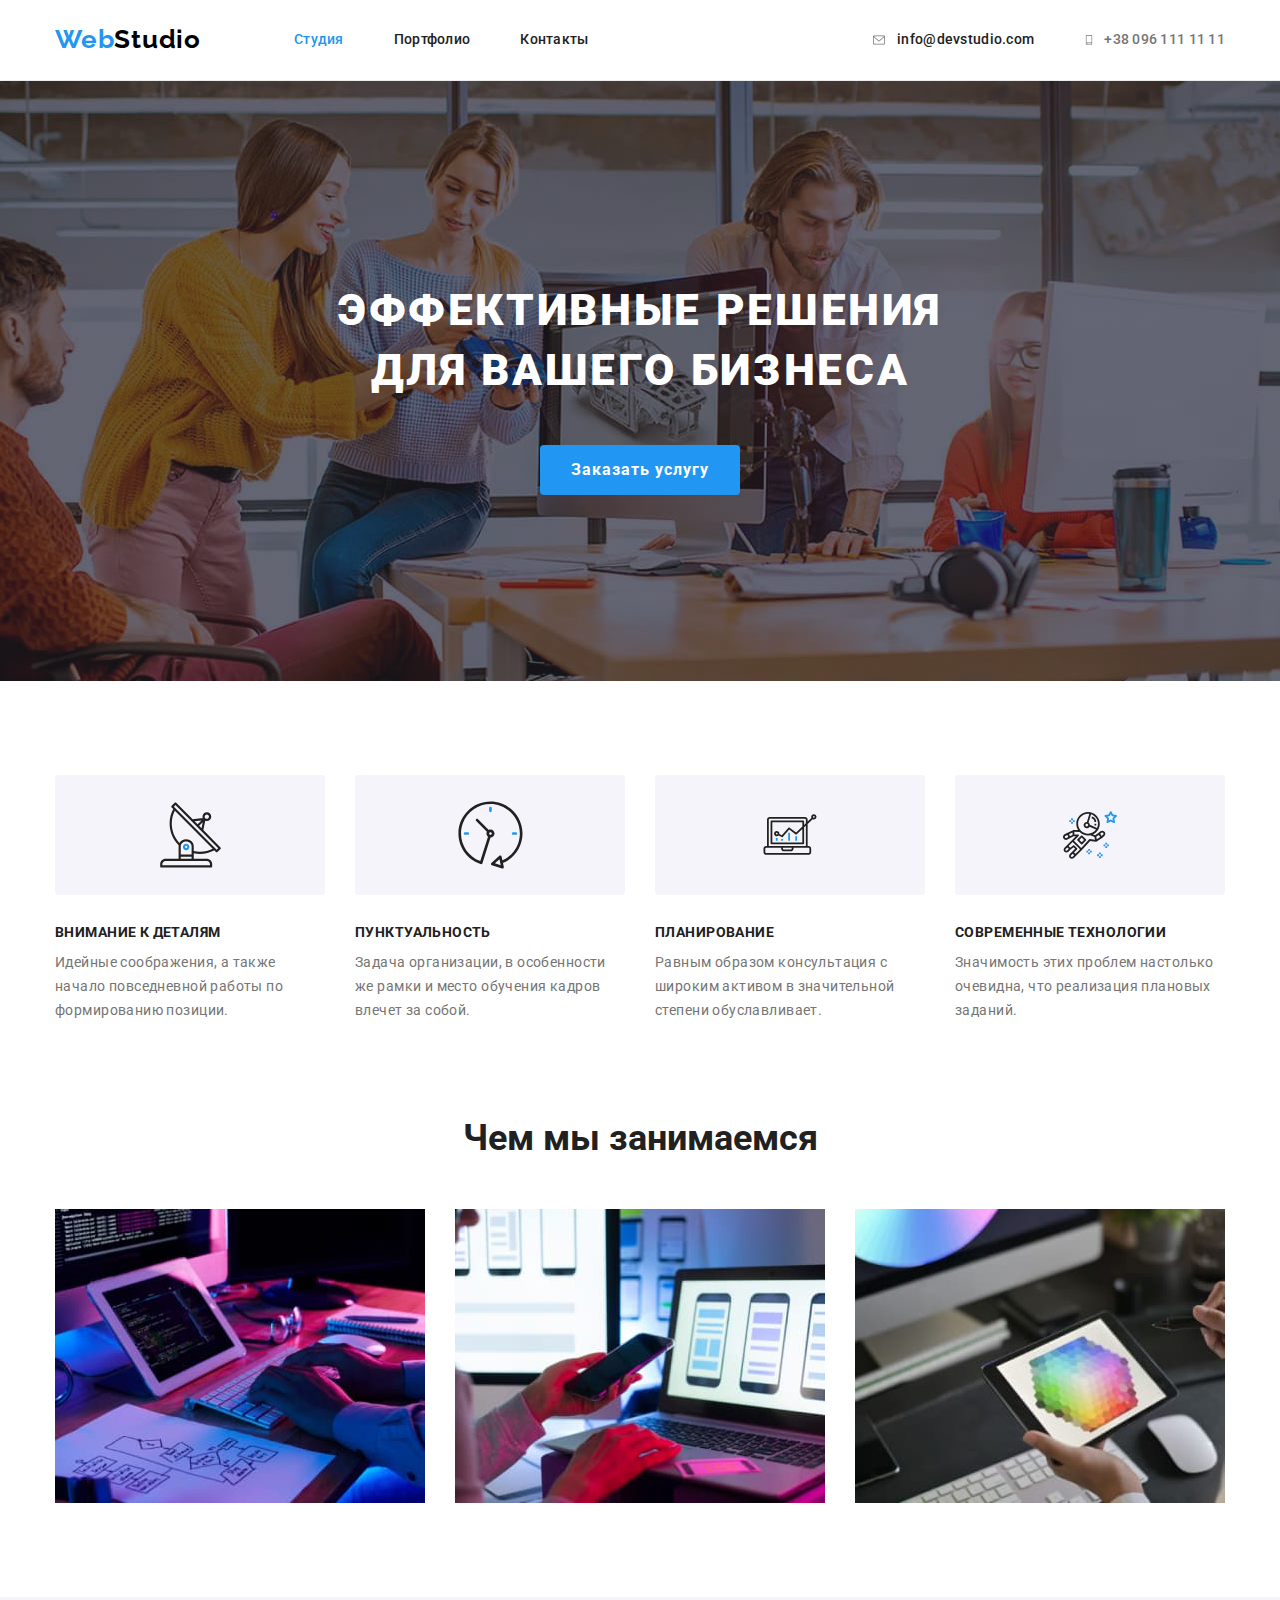
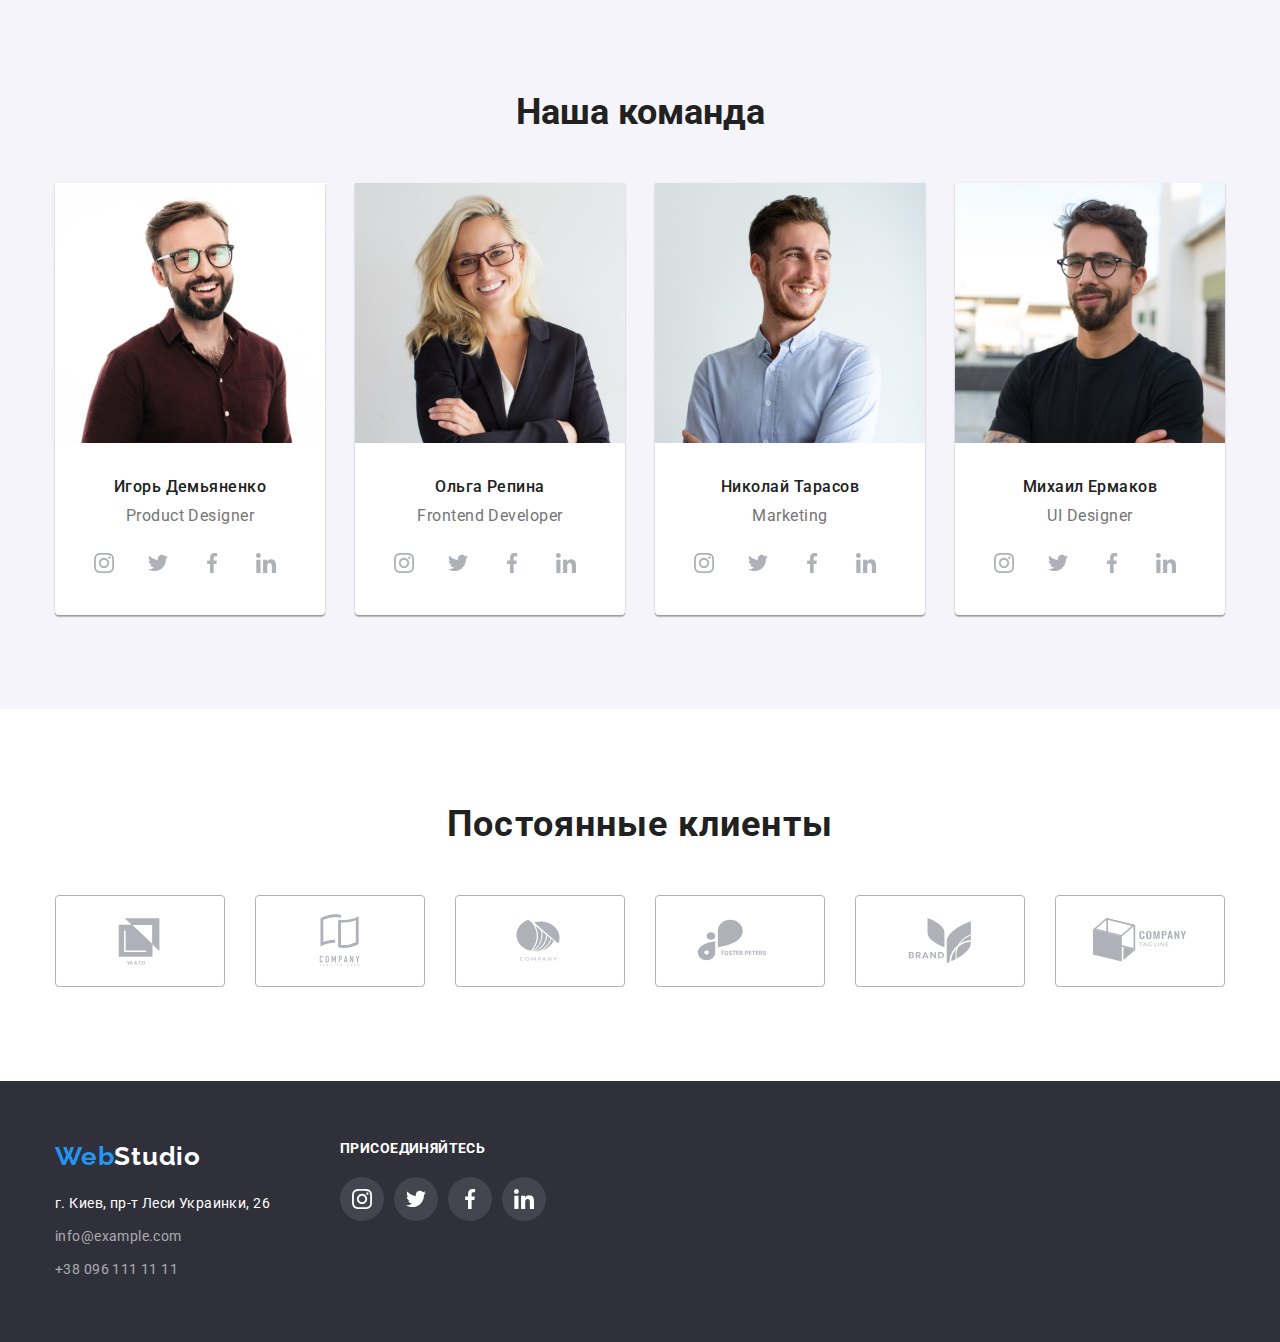
<file: index.html>
<!DOCTYPE html>
<html lang="ru">
<head>
    <meta charset="UTF-8">
    <meta http-equiv="X-UA-Compatible" content="IE=edge">
    <meta name="viewport" content="width=device-width, initial-scale=1.0">
    <link rel="preconnect" href="https://fonts.googleapis.com">
    <link rel="preconnect" href="https://fonts.gstatic.com" crossorigin>
    <link href="https://fonts.googleapis.com/css2?family=Raleway:wght@700&family=Roboto:wght@400;500;700;900&display=swap"
    rel="stylesheet">
    <link href="https://cdnjs.cloudflare.com/ajax/libs/modern-normalize/1.1.0/modern-normalize.css" rel="stylesheet">
    <link href="css/styles.css" rel="stylesheet">
    <title>Проект</title>
</head>
<body>
    <header class="head">
        <div class="container head-container">
        <nav class="nav-list">
            <a class="logo" href="./index.html" lang="en">
                Web<span class="studio">Studio</span>
            </a>
            <ul class="menu">
                <li><a href="./index.html" class="navigation-link current">Студия</a></li>
                <li><a href="./portfolio.html" class="navigation-link">Портфолио</a></li>
                <li><a href="./" class="navigation-link">Контакты</a></li>
            </ul>
        </nav>
        <ul class="contact-list">
            <li><a class="mail" href="info@devstudio.com">
                <svg class="mail-icon" width="16" height="12">
                    <use href="./images/icons.svg#icon-mail"></use>
                </svg> info@devstudio.com</a>
            </li>
            <li><a class="tel" href="+380961111111">
                <svg class="tel-icon" width="10" height="16">
                    <use href="./images/icons.svg#icon-tel"></use>
                </svg>+38 096 111 11 11</a></li>
        </ul>
        </div>
    </header>
    <main>
        <section class="banner">
            <div class="hero-container">
            <h1 class="text-logo">ЭФФЕКТИВНЫЕ РЕШЕНИЯ ДЛЯ ВАШЕГО БИЗНЕСА</h1>
            <button type="button" class="hero-button">Заказать услугу</button>
            </div>
        </section>

        <section class="section feature-section">
            <div class="container feature-cont">
            <h2 class="visualy-hidden"></h2>
            <ul class="features">
                <li class="feature-list">
                    <div class="feature-icon">
                    <svg class="feature-item" width="65" height="70">
                        <use href="./images/icons.svg#icon-antenna"></use>
                    </svg>
                    </div>
                    <h3>Внимание к деталям</h3>
                    <p>Идейные соображения, а также начало повседневной работы по формированию позиции.</p>
                </li>

                <li class="feature-list">
                    <div class="feature-icon">
                        <svg class="feature-item" width="67" height="70">
                            <use href="./images/icons.svg#icon-clock"></use>
                        </svg>
                    </div>
                    <h3>Пунктуальность</h3>
                    <p>Задача организации, в особенности же рамки и место обучения кадров влечет за собой.</p>
                </li>

                <li class="feature-list">
                    <div class="feature-icon">
                        <svg class="feature-item" width="70" height="53">
                            <use href="./images/icons.svg#icon-diagram" ></use>
                        </svg>
                    </div>
                    <h3>Планирование</h3>
                    <p>Равным образом консультация с широким активом в значительной степени обуславливает.</p>
                </li>

                <li class="feature-list">
                    <div class="feature-icon">
                        <svg class="feature-item" width="54" height="60">
                            <use href="./images/icons.svg#icon-astronaut"></use>
                        </svg>
                    </div>
                    <h3>Современные технологии</h3>
                    <p>Значимость этих проблем настолько очевидна, что реализация плановых заданий.</p>
                </li>
            </ul>
            </div>
        </section>

        <section class="section">
            <div class="container work-container">
            <h2 class="work-header">Чем мы занимаемся</h2>
            <ul class="work-list">
                <li class="work-list-items">
                <img src="./images/layout.jpg" 
                alt="layout"
                width="370"
                height="294">
                </li>

                <li class="work-list-items">
                <img src="./images/mobile.jpg"
                alt="mobile"
                width="370"
                height="294">
                </li>

                <li class="work-list-items">
                <img src="./images/design.jpg"
                alt="design"
                width="370"
                height="294">
                </li>
            </ul>
            </div>
        </section>

        <section class="command section">
            <div class="container comm-container">
            <h2 class="comm-header">Наша команда</h2>
            <ul class="comm-list">
            <li class="individ">
                <img src="./images/photo1.jpg" alt="работник1" width="270"/>
                <div class="name-prof">
                <h3>Игорь Демьяненко</h3>
                <p>Product Designer</p>
                    <ul class="social-links">
                    <li class="social-item">
                        <a href="">
                            <svg width="20" height="20">
                                <use href="./images/icons.svg#icon-instagram"></use>
                            </svg>
                        </a>
                    </li>
                    <li class="social-item">
                        <a href="">
                        <svg width="20" height="20" >
                            <use href="./images/icons.svg#icon-twitter"></use>
                            </a>
                        </svg>
                        
                    </li>
                    <li class="social-item">
                        <a href="">
                            <svg width="20" height="20">
                                <use href="./images/icons.svg#icon-facebook"></use>
                            </svg>
                        </a>
                    </li>
                    <li class="social-item">
                        <a href="">
                            <svg  width="20" height="20">
                                <use href="./images/icons.svg#icon-linkedin"></use>
                            </svg>
                        </a>
                    </li>
                    </ul>
                </div>
            </li>
            <li class="individ">
                <img src="./images/photo2.jpg" alt="работник2" width="270"/>
                <div class="name-prof">
                <h3>Ольга Репина</h3>
                <p>Frontend Developer</p>
                    <ul class="social-links">
                        <li class="social-item">
                            <a href="">
                                <svg width="20" height="20">
                                    <use href="./images/icons.svg#icon-instagram"></use>
                                </svg>
                            </a>
                        </li>
                        <li class="social-item">
                            <a href="">
                            <svg width="20" height="20"> 
                                    <use href="./images/icons.svg#icon-twitter"></use>     
                            </svg>
                            </a>
                        </li>
                        <li class="social-item">
                            <a href="">
                                <svg width="20" height="20">
                                    <use href="./images/icons.svg#icon-facebook"></use>
                                </svg>
                            </a>
                        </li>
                        <li class="social-item">
                            <a href="">
                                <svg width="20" height="20">
                                    <use href="./images/icons.svg#icon-linkedin"></use>
                                </svg>
                            </a>
                        </li class="social-item">
                    </ul>
                </div>
            </li>
            <li class="individ">
                <img src="./images/photo3.jpg" alt="работник3" width="270"/>
                <div class="name-prof">
                <h3>Николай Тарасов</h3>
                <p>Marketing</p>
                    <ul class="social-links">
                        <li class="social-item">
                            <a href="" >
                                <svg width="20" height="20">
                                    <use href="./images/icons.svg#icon-instagram"></use>
                                </svg>
                            </a>
                        </li>
                        <li class="social-item">
                            <a href="">
                            <svg width="20" height="20">
                                    <use href="./images/icons.svg#icon-twitter"></use>
                            </svg>
                            </a>
                        </li>
                        <li class="social-item">
                            <a href="">
                                <svg width="20" height="20">
                                    <use href="./images/icons.svg#icon-facebook"></use>
                                </svg>
                            </a>
                        </li>
                        <li class="social-item">
                            <a href="">
                                <svg width="20" height="20">
                                    <use href="./images/icons.svg#icon-linkedin"></use>
                                </svg>
                            </a>
                        </li class="social-item">
                    </ul>
                </div>
            </li>
            <li class="individ">
                <img src="./images/photo4.jpg" alt="работник4" width="270"/>
                <div class="name-prof">       
                <h3>Михаил Ермаков</h3>
                <p>UI Designer</p>
                    <ul class="social-links">
                        <li class="social-item">
                            <a href="">
                                <svg width="20" height="20">
                                    <use href="./images/icons.svg#icon-instagram"></use>
                                </svg>
                            </a>
                        </li>
                        <li class="social-item">
                            <a href="">
                            <svg width="20" height="20">
                                    <use href="./images/icons.svg#icon-twitter"></use>
                            </svg>
                            </a>
                        </li>
                        <li class="social-item">
                            <a href="">
                                <svg width="20" height="20">
                                    <use href="./images/icons.svg#icon-facebook"></use>
                                </svg>
                            </a>
                        </li>
                        <li class="social-item">
                            <a href="">
                                <svg width="20" height="20">
                                    <use href="./images/icons.svg#icon-linkedin"></use>
                                </svg>
                            </a>
                        </li>
                    </ul>
                </div>
            </li>
        </ul>
        </div>
        </section>
        <section class="section">
            <div class="container" >
                <h2 class="client-header">Постоянные клиенты</h2>
                <ul class="client-list">
                    <li class="client-pozition">
                        <a href="">
                        <svg width="106" height="60">
                            <use href="./images/icons.svg#icon-clientone"></use>
                        </svg>
                        </a>
                    </li>
                    <li class="client-pozition">
                        <a href="">
                            <svg width="106" height="60">
                                <use href="./images/icons.svg#icon-clienttwo"></use>
                            </svg>
                        </a>
                    </li>
                    <li class="client-pozition">
                        <a href="">
                            <svg width="106" height="60">
                                <use href="./images/icons.svg#icon-clientthree"></use>
                            </svg>
                        </a>
                    </li>
                    <li class="client-pozition">
                        <a href="">
                            <svg width="106" height="60">
                                <use href="./images/icons.svg#icon-clientfour"></use>
                            </svg>
                        </a>
                    </li>
                    <li class="client-pozition">
                        <a href="">
                            <svg width="106" height="60">
                                <use href="./images/icons.svg#icon-clientfive"></use>
                            </svg>
                        </a>
                    </li>
                    <li class="client-pozition">
                        <a href="">
                            <svg width="106" height="60">
                                <use href="./images/icons.svg#icon-clientsix"></use>
                            </svg>
                        </a>
                    </li>
                </ul>
            </div>
        </section>
    </main>
    <footer class="footer">
            <div class="container foot-container">
                <div>
                <a class="logo" href="/">Web<span class="webfoot">Studio</span></a>
                <address class="adress">
                    <ul class="contacts">
                        <li><a class="atext" href="https://bit.ly/3pXMvUd" target="_blank" rel="noopener noreferrer">г.
                                Киев,
                                пр-т
                                Леси Украинки, 26</a> </li>
                        <li><a class="link" href="mailto:info@devstudio.com">info@example.com</a> </li>
                        <li><a class="link" href="tel:+380961111111">+38 096 111 11 11</a> </li>
                    </ul>
                </address>
                </div>
                <div class="links-container">
                <h3>ПРИСОЕДИНЯЙТЕСЬ</h3>
                <ul class="links-list">
                    <li class="links-item">
                        <a href="">
                            <svg width="20" height="20">
                                <use href="./images/icons.svg#icon-instagram"></use>
                            </svg>
                        </a>
                    </li>
                    <li class="links-item">
                        <a href="">
                            <svg width="20" height="20">
                                <use href="./images/icons.svg#icon-twitter"></use>
                            </svg>
                        </a>
                    </li>
                    <li class="links-item">
                        <a href="">
                            <svg width="20" height="20">
                                <use href="./images/icons.svg#icon-facebook"></use>
                            </svg>
                        </a>
                    </li>
                    <li class="links-item">
                        <a href="">
                            <svg width="20" height="20">
                                <use href="./images/icons.svg#icon-linkedin"></use>
                            </svg>
                        </a>
                    </li>
                </ul>
                </div>
            </div>
                

    </footer>
</body>
</html>
</file>
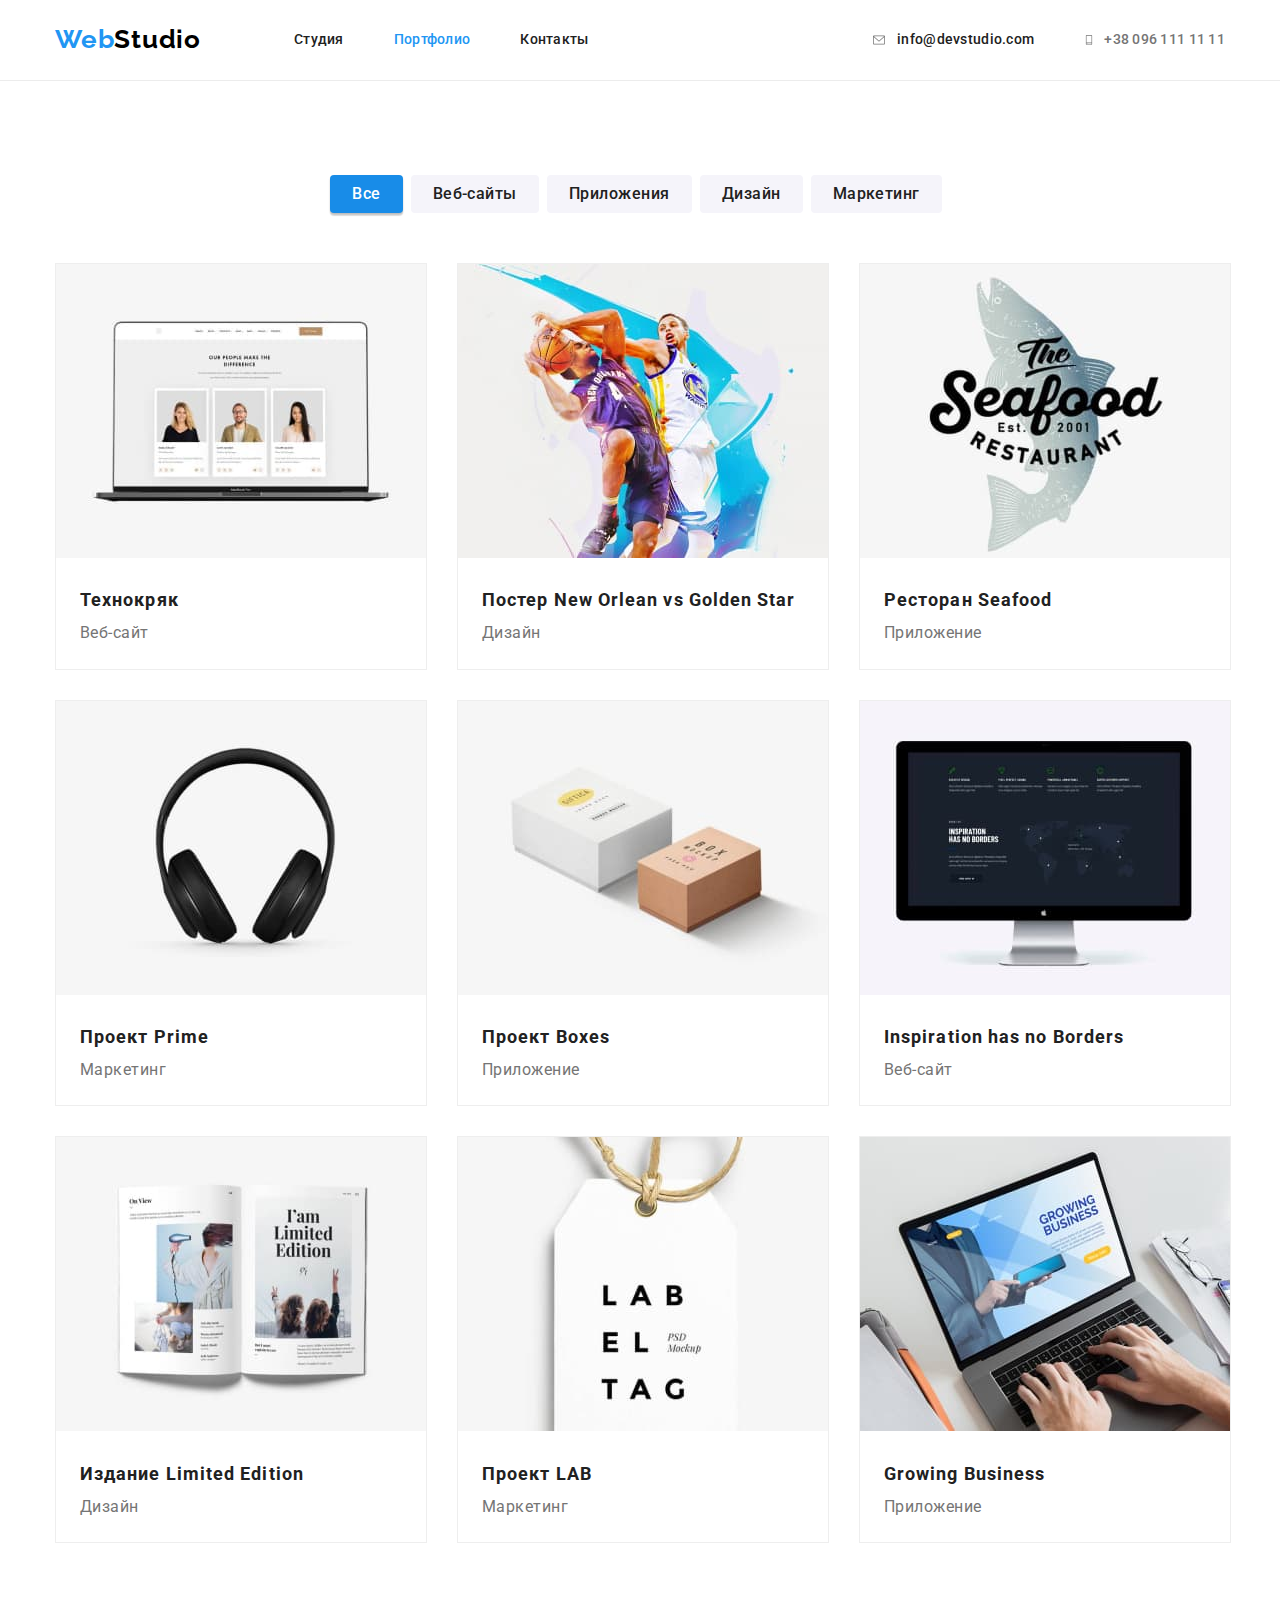
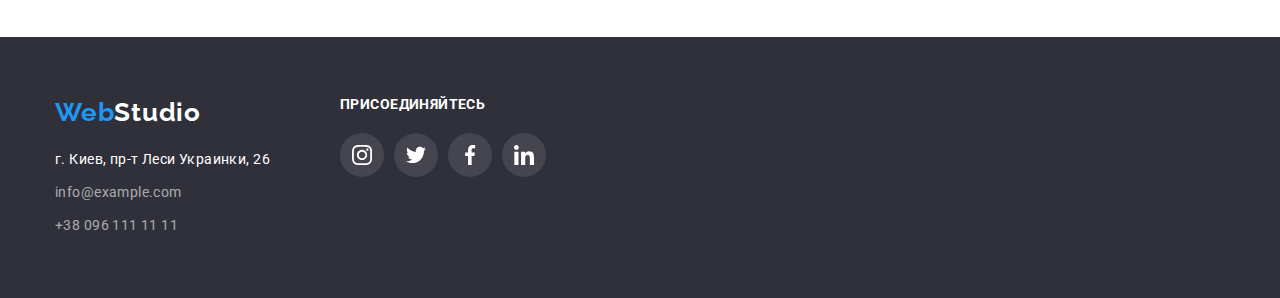
<file: portfolio.html>
<!DOCTYPE html>
<html lang="en">
<head>
    <meta charset="UTF-8">
    <meta http-equiv="X-UA-Compatible" content="IE=edge">
    <meta name="viewport" content="width=device-width, initial-scale=1.0">
    <link rel="preconnect" href="https://fonts.googleapis.com">
    <link rel="preconnect" href="https://fonts.gstatic.com" crossorigin>
    <link href="https://fonts.googleapis.com/css2?family=Raleway:wght@700&family=Roboto:wght@400;500;700;900&display=swap"
    rel="stylesheet">
    <link href="https://cdnjs.cloudflare.com/ajax/libs/modern-normalize/1.1.0/modern-normalize.css" rel="stylesheet">
    <link href="css/styles.css" rel="stylesheet">
    <title>portfolio</title>
</head>
<body>
    <header class="head">
        <div class="container head-container">
            <nav class="nav-list">
                <a class="logo" href="./index.html" lang="en">
                    Web<span class="studio">Studio</span>
                </a>
                <ul class="menu">
                    <li><a href="./index.html" class="navigation-link ">Студия</a></li>
                    <li><a href="./portfolio.html" class="navigation-link current">Портфолио</a></li>
                        <li><a href=" ./"class="navigation-link">Контакты</a></li>
                </ul>
            </nav>
            <ul class="contact-list">
                <li><a class="mail" href="info@devstudio.com">
                        <svg class="mail-icon" width="16" height="12">
                            <use href="./images/icons.svg#icon-mail"></use>
                        </svg> info@devstudio.com</a>
                </li>
                <li><a class="tel" href="+380961111111">
                        <svg class="tel-icon" width="10" height="16">
                            <use href="./images/icons.svg#icon-tel"></use>
                        </svg>+38 096 111 11 11</a></li>
            </ul>
        </div>
    </header>
    <main>
        <h1></h1>
        <section class="section">
            <div class="container">
            <ul class="menu-button">
                <li class="menu-item">
                    <button class="current" type="button">Все</button>
                </li>
                <li class="menu-item">
                    <button type="button">Веб-сайты</button>
                </li>
                <li class="menu-item">
                    <button type="button">Приложения</button>
                </li>
                <li class="menu-item">
                    <button type="button">Дизайн</button>
                </li>
                <li class="menu-item">
                    <button type="button">Маркетинг</button>
                </li>
            </ul>
            <ul class="examples">
                <li class="item">
                    <a href="">
                    <img src="./images/techweb.jpg"
                    alt="website"
                    width="370"
                    height="294">
                    <div class="item-text">
                    <h3>Технокряк</h3>
                    <p>Веб-сайт</p>
                    </div>
                    </a>
                </li>
                <li class="item">
                    <a href="">
                    <img src="./images/poster.jpg"
                    alt="poster"
                    width="370"
                    height="294">
                    <div class="item-text">
                    <h3>Постер New Orlean vs Golden Star</h3>
                    <p>Дизайн</p>
                    </div>
                    </a>
                </li>
                <li class="item">
                    <a href="">
                    <img src="./images/restaurant.jpg"
                    alt="restaurant"
                    width="370"
                    height="294">
                    <div class="item-text">
                    <h3>Ресторан Seafood</h3>
                    <p>Приложение</p>
                    </div>
                    </a>
                </li>
                <li class="item">
                    <a href="">
                    <img src="./images/prime.jpg"
                    alt="prime"
                    width="370"
                    height="294">
                    <div class="item-text">
                    <h3>Проект Prime</h3>
                    <p>Маркетинг</p>
                    </div>
                    </a>
                </li>
                <li class="item">
                    <a href="">
                    <img src="./images/boxes.jpg"
                    alt="boxes"
                    width="370"
                    height="294">
                    <div class="item-text">
                    <h3>Проект Boxes</h3>
                    <p>Приложение</p>
                    </div>
                    </a>
                </li>
                <li class="item">
                    <a href="">
                    <img src="./images/inspiration.jpg"
                    alt="website"
                    width="370"
                    height="294">
                    <div class="item-text">
                    <h3>Inspiration has no Borders</h3>
                    <p>Веб-сайт</p>
                    </div>
                    </a>
                </li>
                <li class="item">
                    <a href="">
                    <img src="./images/designle.jpg"
                    alt="design"
                    width="370"
                    height="294">
                    <div class="item-text">
                    <h3>Издание Limited Edition</h3>
                    <p>Дизайн</p>
                    </div>
                    </a>
                </li>
                <li class="item">
                    <a href="">
                    <img src="./images/projectlab.jpg"
                    alt="project"
                    width="370"
                    height="294">
                    <div class="item-text">
                    <h3>Проект LAB</h3>
                    <p>Маркетинг</p>
                    </div>
                    </a>
                </li>
                <li class="item">
                    <a href="">
                    <img src="./images/notebook.jpg"
                    alt="notebook"
                    width="370"
                    height="294">
                    <div class="item-text">
                    <h3>Growing Business</h3>
                    <p>Приложение</p>
                    </div>
                    </a>
                </li>
            </ul>
            </div>
        </section>
    </main>
    <footer class="footer">
        <div class="container foot-container">
            <div>
                <a class="logo" href="/">Web<span class="webfoot">Studio</span></a>
                <address class="adress">
                    <ul class="contacts">
                        <li><a class="atext" href="https://bit.ly/3pXMvUd" target="_blank" rel="noopener noreferrer">г.
                                Киев,
                                пр-т
                                Леси Украинки, 26</a> </li>
                        <li><a class="link" href="mailto:info@devstudio.com">info@example.com</a> </li>
                        <li><a class="link" href="tel:+380961111111">+38 096 111 11 11</a> </li>
                    </ul>
                </address>
            </div>
            <div class="links-container">
                <h3>ПРИСОЕДИНЯЙТЕСЬ</h3>
                <ul class="links-list">
                    <li class="links-item">
                        <a href="">
                        <svg width="20" height="20">
                            <use href="./images/icons.svg#icon-instagram"></use>
                        </svg>
                        </a>
                    </li>
                    <li class="links-item">
                        <a href="">
                            <svg width="20" height="20">
                                <use href="./images/icons.svg#icon-twitter"></use>
                            </svg>
                        </a>
                    </li>
                    <li class="links-item">
                        <a href="">
                            <svg width="20" height="20">
                                <use href="./images/icons.svg#icon-facebook"></use>
                            </svg>
                        </a>
                    </li>
                    <li class="links-item">
                        <a href="">
                            <svg width="20" height="20">
                                <use href="./images/icons.svg#icon-linkedin"></use>
                            </svg>
                        </a>
                    </li>
                </ul>
            </div>
        </div>
    </footer>
</body>
</html>
</file>
<file: css/styles.css>
:root {
    --bodyback: #e5e5e5;
    --headback: #ffffff;
    --footback: #2F303A;
    --textcolor: #757575;
    --headtextcolor: #212121;
    --logocolor: #2196F3;
    --buttoncolor:#2196F3;
    --buttontext:#ffffff;
    --studiocolor:#000000;
    --backforteamlist:#f5f4fa;
    --buttonhover: #188ce8;
    --buttonnohover: #f5f4fa;
    --webfoot:#ffffff;
    --buttonmenucolor:#212121;
    --border-bottom:#ECECEC;
    --iconcolor: #AFB1B8;
    --iconhover:#2196F3;
}
body{
    font-family:'Roboto',sans-serif;
    color: var(--textcolor);
}
/*General*/
a{
    text-decoration: none;
    color: var(--headtextcolor);
}
li{
    list-style-type: none;
}
h1,
h3,
p,
ul,
a {
    margin: 0;
    padding: 0;
    list-style-type: none;
}
.container{
    width: 1200px;
    padding: 0px 15px 0px 15px;
    margin-left: auto;
    margin-right: auto;
    
}

.section{
    padding-top: 94px;
    padding-bottom: 94px;
}

/*index Header */
.head{
    background-color: var(--headback);
    color:var(--headtextcolor);
    font-weight:500;
    font-size:14px;
    line-height:1.14;
    letter-spacing:0.02em;
    border-bottom: 1px solid var(--border-bottom);
}
.logo {
    font-family: 'Raleway';
    font-weight: 700;
    font-size: 26px;
    line-height: 1.19;
    letter-spacing: 0.03em;
    color: var(--logocolor);
    padding-top: 24px;
    padding-bottom: 25px;
}

.studio{
    color: var(--studiocolor);
}
.menu{
    margin-left: 93px;
}
.head-container{
    width: 1200px;
    display: flex;
    align-items: center;
    margin-left: auto;
    margin-right: auto;
}
.nav-list{
    display: flex;
    align-items: center;
}
.nav-list>ul{
    display: flex;
    align-items: center;
}
.contact-list{
    display: flex;
    margin-left: auto;
}
.mail{
    display: flex;
    align-items: center;
}
.mail-icon{
    fill:var(--textcolor);
    width: 16px;
    height:12px;
    margin-right: 10px;
}
.mail:hover,.mail:focus{
    stroke: var(--logocolor);
    stroke-width: 2px;
}
.navigation-link.current{
    color: var(--logocolor);
}
.menu>li:not(:first-child){
    margin-left: 50px;
}
.navigation-link:focus,.navigation-link:hover{
    color: var(--logocolor);
}
.contact-list{
    margin-right: 0;
    margin-left: auto;
}
.mail:hover,.mail:focus{
    color: var(--logocolor);
}
.tel:hover,
.tel:focus {
    color: var(--logocolor);
}
.tel{
    display: flex;
    align-items: center;
    color: var(--textcolor);
    margin-left: 50px;

}
.tel-icon{
    fill: currentColor;
    width: 10px;
    height: 16px;
    margin-right: 10px;
}
.tel:hover,.tel:focus{
    fill:var(--logocolor);
    stroke: var(--logocolor);
    stroke-width: 2px;
}

/* Main */

.banner{
    margin-left: auto;
    margin-right: auto;
    padding-top: 200px;
    padding-bottom: 200px;
    
    background-image: linear-gradient(to right, rgba(47, 48, 58, 0.4), rgba(47, 48, 58, 0.4)), url('../images/command.jpg');
    height: 600px;
    max-width: 1600px;
    background-size: cover;
    background-position: center;
    background-repeat: no-repeat;
    background-color: var(--footback);
    
    font-weight:900;
    font-size: 44px;
    line-height:1.36;
    letter-spacing: 0.06em;
    text-transform: uppercase;
    color: var(--headback);
    
}
.visualy-hidden{
    position: absolute;
    width: 1px;
    height: 1px;
    margin: -1px;
    border: 0;
    padding: 0;
 
    white-space: nowrap;
    clip-path: inset(100%);
    clip: rect(0 0 0 0);
    overflow: hidden;
}
.hero-container{
    margin-left: auto;
    margin-right: auto;
    text-align: center;
}
.text-logo{
    margin: 0 auto;
    display: block;
    width: 696px;
    font-weight: 900;
    font-size: 44px;
    line-height: 1.36;
    margin-bottom: 30px;
}
.hero-button{
    margin: 0 auto;
    width: 200px;
    height: 50px;
    outline-style: none;
    border-width: 0px;
    min-width: 200px;
}
button{
    cursor: pointer;
    background: var(--buttoncolor);
    color: var(--buttontext);
    font-family:'Roboto';
    font-weight: 700;
    font-size: 16px;
    line-height: 1.9;
    text-align: center;
    letter-spacing: 0.06em;
    border-radius: 4px;
}
.hero-button:hover,
.hero-button:focus{
    box-shadow: 0px 4px 4px rgba(0, 0, 0, 0.15);
    background-color: var(--buttonhover);
    color:var(--headback);
}
.feature-section{
    padding-bottom: 0;
}
.feature-cont{
    display: flex;
    align-items: center;
    margin-left: auto;
    margin-right: auto;
    
}
.features{
    display: flex;
    align-items: left;
    padding: 0;
    margin: 0;
    list-style: none;
}
.features>.feature-list{
    flex-basis: calc(100%/4);
}
.features>.feature-list:not(:last-child){
    margin-right:30px;
}
.feature-icon{
    display: flex;
    align-items: center;
    justify-content: center;
    width: 270px;
    height: 120px;
    background-color: var(--backforteamlist);
    margin-bottom: 30px;
    border-radius: 4px;
    
}
.feature-item{
    fill: currentColor;
}

.features h3{
    color:var(--headtextcolor);
    font-weight: 700;
    font-size: 14px;
    line-height: 1.14;
    letter-spacing: 0.03em;
    text-transform: uppercase;
}
.features p{
    width: 270px;
    margin-top: 10px;
    color: var(--textcolor);
    font-size: 14px;
    line-height: 1.71;
    letter-spacing: 0.03em;
}
/*Работа*/
.work-container{
    display: block;
    width: 1200px;
    margin-left: auto;
    margin-right: auto;
}
.work-header{
    color: var(--headtextcolor);
    font-weight: 700;
    font-size: 36px;
    line-height: 1.17;
    text-align: center;
    margin-bottom: 50px;
    margin-top: 0;
}
.work-list{
    display: flex;
    padding: 0;
}
.work-list-items{
    display: flex;
    align-items: center;
    flex-basis: calc(100/3);

}
.work-list-items:not(:last-child) {
    margin-right: 30px;
}
/*Команда*/
.command{
    background-color: var(--backforteamlist);
    padding-bottom: 94px;
}
.comm-container{
    margin-left: auto;
    margin-right: auto;
}
.command h3{
    font-weight: 500;
    font-size: 16px;
    line-height: 1.19;
    letter-spacing: 0.03em;
    color: var(--headtextcolor);
    margin-bottom: 10px;
}
.command p{
    font-size: 16px;
    line-height: 1.19;
    letter-spacing:0.03em;
    color: var(--textcolor);
    margin-bottom: 16px;
}
.comm-header{
    color: var(--headtextcolor);
    font-weight: 700;
    font-size: 36px;
    line-height: 1.17;
    text-align: center;
    margin-top: 0;
    margin-bottom: 50px;
    
}
.comm-list{
    display: flex;
    
}
.individ{
    text-align: center;
    display: block;
    box-shadow: 0px 1px 3px rgba(0, 0, 0, 0.12), 0px 1px 1px rgba(0, 0, 0, 0.14), 0px 2px 1px rgba(0, 0, 0, 0.2);
    border-radius: 0px 0px 4px 4px;
    background: var(--webfoot);
}
.individ:not(:last-child){
    margin-right: 30px;
}
.name-prof{
    padding-top: 30px;
    padding-bottom: 30px;
    
}

.social-links{
    display: flex;
    padding: 0;
    align-items: center;
    justify-content: center;
    
    
}
.social-item{
    display: flex;
    width: 44px;
    height: 44px;
    margin-right: 10px;
    background-color: var(--buttontext);
    border-radius: 50%;
    
}
.social-item>a{
    display: flex;
    width: 100%;
    height: 100%;
    align-items: center;
    justify-content: center;
    fill: var(--iconcolor);

}
.social-item>a:hover,
.social-item>a:focus{
    fill: var(--buttontext);
    background-color: var(--iconhover);
    border-radius: 50%;
}
.client-header{
    margin-top: 0;
    margin-bottom: 50px;
    text-align: center;

    color: var(--headtextcolor);
    font-weight: 700;
    font-size: 36px;
    line-height: 1.17;
    letter-spacing: 0.03em;
}
.client-list{
    display: flex;
    flex-basis: calc(100%/6);
    

    
}
.client-pozition{
    display:flex;
    
    width: 170px;
    height: 92px;
}
.client-pozition:not(:last-child){
    margin-right: 30px;
}
.client-pozition:hover{
    border-color: var(--iconhover);
}
.client-pozition:focus{
    border-color: var(--iconhover);
}
.client-pozition>a{
    display: flex;
    cursor: pointer;
    width: 100%;
    height: 100%;
    border-radius: 4px;
    border: 1px solid var(--iconcolor);
    align-items: center;
    justify-content: center;
    fill: var(--iconcolor);

}
.client-pozition>a:hover,.client-pozition>a:focus{
    fill: var(--iconhover);
    border-color: var(--iconhover);
    
}
.footer{
display: flex;
background-color: var(--footback);
padding-top: 60px;
padding-bottom: 60px;

}
.foot-container{
    display: flex;
    margin-left: auto;
    margin-right: auto;
}
.webfoot{
    color: var(--webfoot);
}
.adress{
    list-style: none;
    font-style: normal;
    font-size: 14px;
    line-height: 1.71;
    letter-spacing: 0.03em;
    color: rgba(255, 255, 255,0.6);
    margin-top: 20px;  
}
.contacts{
    list-style: none;
}
.contacts>li:not(:last-child){
    margin-bottom: 9px;
}

.atext{
    font-size: 14px;
    line-height: 1.71;
    letter-spacing: 0.03em;
    color: var(--headback);
    text-decoration: none;
    margin-bottom: 9px;
}
.link{
    font-size: 14px;
    line-height: 1.71;
    letter-spacing: 0.03em;
    color: rgba(255, 255, 255, 0.6);
}
.links-container{
    padding: 0;
    margin-left: 70px;
}  
.links-container>h3{
    font-weight: 700;
    font-size: 14px;
    line-height: 1.14;
    letter-spacing: 0.03em;
    text-transform: uppercase;
    color: var(--buttontext);
}
.links-list{
    display: flex;
    margin-top: 20px;
}
.links-item{
    display: flex;
    margin-right: 10px;
    width: 44px;
    height: 44px;
    background-color: rgba(255, 255, 255, 0.1);
    border-radius: 50%;
   
}
.links-item>a{
    display: flex;
    width: 100%;
    height: 100%;
    align-items: center;
    justify-content: center;
    fill: var(--buttontext);

}
.links-item:hover,.links-item:focus{
    background-color: var(--iconhover);
}
.links-item>a:hover,.links-item>a:focus{
    background-color: var(--iconhover);
    border-radius: 50%;
}
.footer a:hover,
.footer a:focus{
    text-decoration: underline;
    text-decoration-color: var(--buttonhover);
}


/* Portfolio*/

.menu-button{
    display: flex;
    justify-content: center;
    margin-bottom: 50px;
    
    
}
.menu-item{
    display: flex;
    margin-right: 8px;
}
.menu-item>button {
    cursor: pointer;
    background: var(--buttonnohover);
    color: var(--buttonmenucolor);
    font-weight: 500;
    font-size: 16px;
    line-height: 1.62;
    text-align: center;
    letter-spacing: 0.03em;
    border-radius: 4px;
    border-color: var(--buttonnohover);
    padding: 6px 22px;
    border-width: 0px;
}
.menu-item>button:hover,
.menu-item>button:focus,
.menu-item>button.current{
    color: var(--headback);
    background-color: var(--buttonhover);
    box-shadow: 0px 3px 1px rgba(0, 0, 0, 0.1), 0px 1px 2px rgba(0, 0, 0, 0.08), 0px 2px 2px rgba(0, 0, 0, 0.12);
    
}

.examples{
    display: flex;
    background: var(--headback);
    padding: 0;
    list-style: none;
    flex-wrap: wrap;
    margin-right:-30px ;
    margin-top: -30px;
    
}
.item{
    display: inline-block;
    border: 1px solid #EEEEEE;
    flex-basis: calc(100% / 3 -30px);
    margin-right: 30px;
    margin-top: 30px;
}
.item:nth-child(3n){
    margin-right: 0;
}
.item:hover,.item:focus{
    box-shadow: 0px 3px 1px rgba(0, 0, 0, 0.1), 0px 1px 2px rgba(0, 0, 0, 0.08), 0px 2px 2px rgba(0, 0, 0, 0.12);
}
.item-text{
    padding-top: 20px;
    padding-right: 24px;
    padding-bottom: 20px;
    padding-left: 24px;
}
.item-text>h3{
    font-weight: 700;
    font-size: 18px;
    line-height:2;
    letter-spacing: 0.06em;
    color: var(--headtextcolor);
}
.item-text>p{
    font-size: 16px;
    line-height: 1.9;
    letter-spacing: 0.03em;
    color: var(--textcolor);

}
</file>
